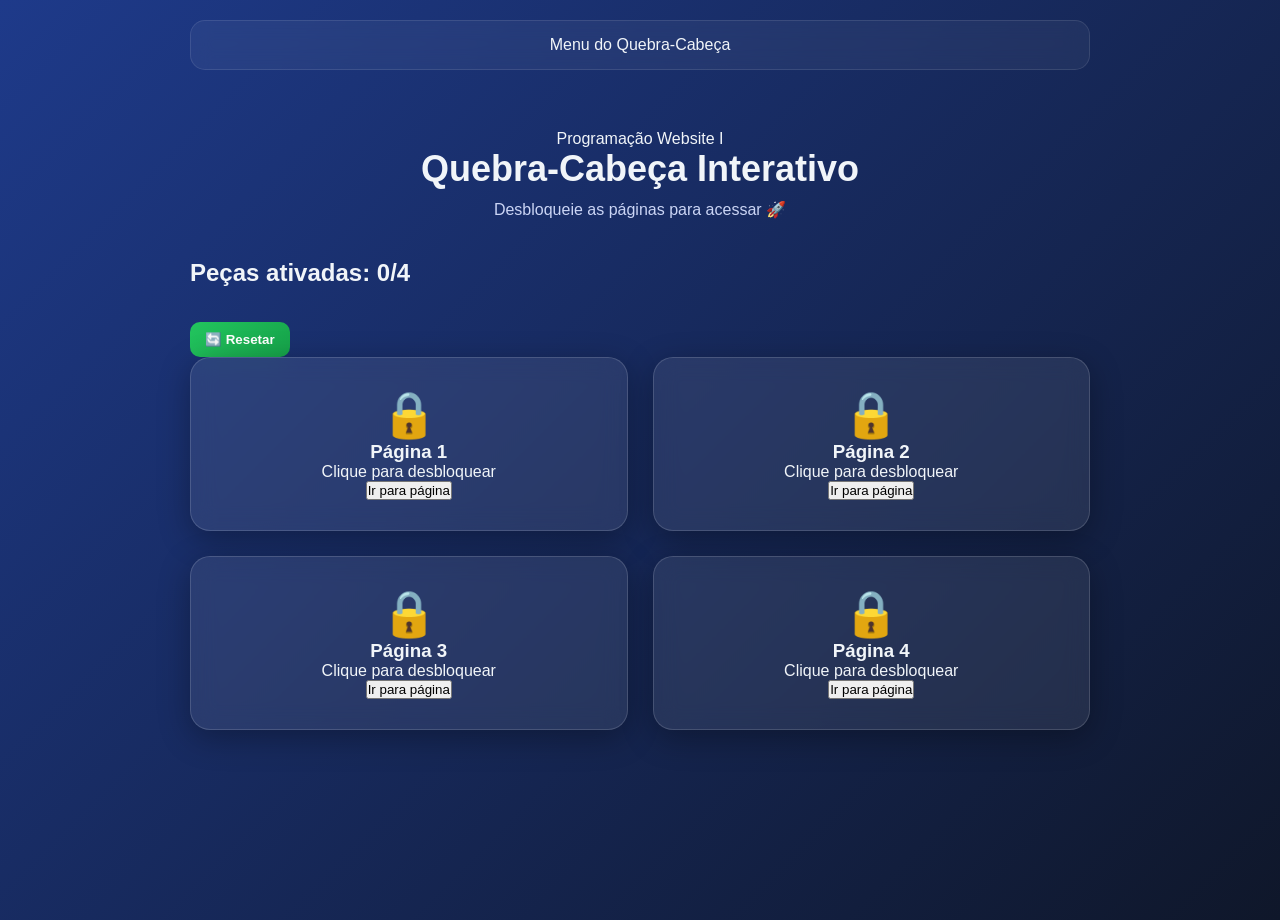
<file: index.html>
<!DOCTYPE html>
<html lang="pt-BR">
<head>
  <meta charset="UTF-8">
  <meta name="viewport" content="width=device-width, initial-scale=1.0">
  <title>Quebra-Cabeça Interativo</title>
  <link rel="stylesheet" href="css/style.css">
  
</head>
<body>

  <header class="topbar">
    
    <span class="page-title">Menu do Quebra-Cabeça</span>
  </header>

  <main class="container">

    <section class="hero">
      <p class="tag">Programação Website I</p>
      <h1>Quebra-Cabeça Interativo</h1>
      <p class="descricao">
        Desbloqueie as páginas para acessar 🚀
      </p>
    </section>

    <section class="area-projeto">

      <div class="contador-box">
        <h2>Peças ativadas: <span id="contador">0</span>/4</h2>

        <!-- MENSAGEM FINAL -->
        <p id="mensagemFinal" style="text-align:center; margin-top:20px; font-weight:bold;"></p>

        <!-- 🔄 BOTÃO RESET (ADICIONADO AQUI) -->
        <button id="reset" style="
          margin-top:15px;
          padding:10px 15px;
          border:none;
          border-radius:10px;
          background: linear-gradient(135deg, #22c55e, #16a34a);
          color:white;
          font-weight:bold;
          cursor:pointer;
        ">
          🔄 Resetar
        </button>

      </div>

      <div class="grid-pecas">

        <!-- PEÇA 1 -->
        <div class="peca bloqueada">
          <span class="icone">🔒</span>
          <h3>Página 1</h3>
          <p class="texto">Clique para desbloquear</p>

          <a href="aula.html" target="_blank">
            <button class="btn-abrir">Ir para página</button>
          </a>
        </div>

        <!-- PEÇA 2 -->
        <div class="peca bloqueada">
          <span class="icone">🔒</span>
          <h3>Página 2</h3>
          <p class="texto">Clique para desbloquear</p>

          <a href="aula2.html" target="_blank">
            <button class="btn-abrir">Ir para página</button>
          </a>
        </div>

        <!-- PEÇA 3 -->
        <div class="peca bloqueada">
          <span class="icone">🔒</span>
          <h3>Página 3</h3>
          <p class="texto">Clique para desbloquear</p>
          <button class="btn-abrir">Ir para página</button>
        </div>

        <!-- PEÇA 4 -->
        <div class="peca bloqueada">
          <span class="icone">🔒</span>
          <h3>Página 4</h3>
          <p class="texto">Clique para desbloquear</p>
          <button class="btn-abrir">Ir para página</button>
        </div>

      </div>

    </section>

  </main>

  <script src="js/java.js"></script>
  <script>
    function goBack() {
      if (history.length > 1) {
        history.back();
      } else {
        window.location.href = 'index.html';
      }
    }
  </script>
</body>
</html>
</file>
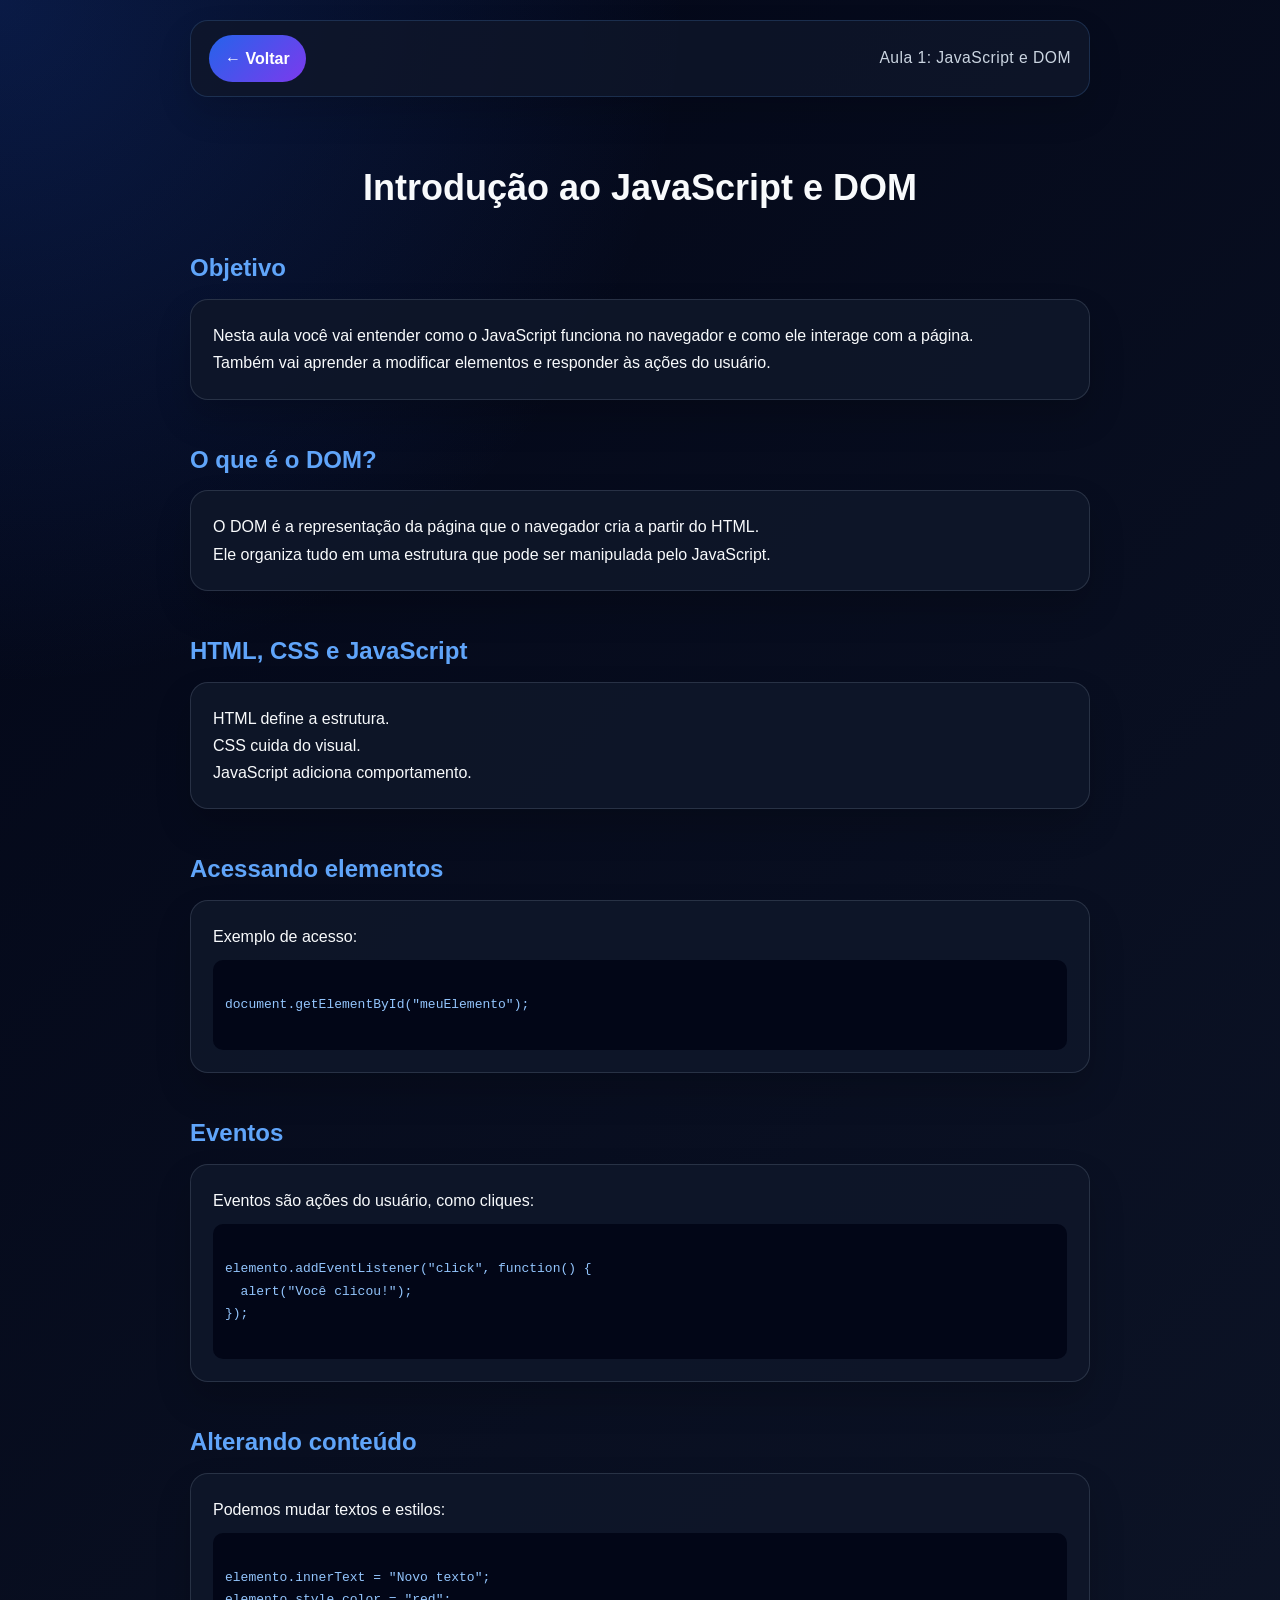
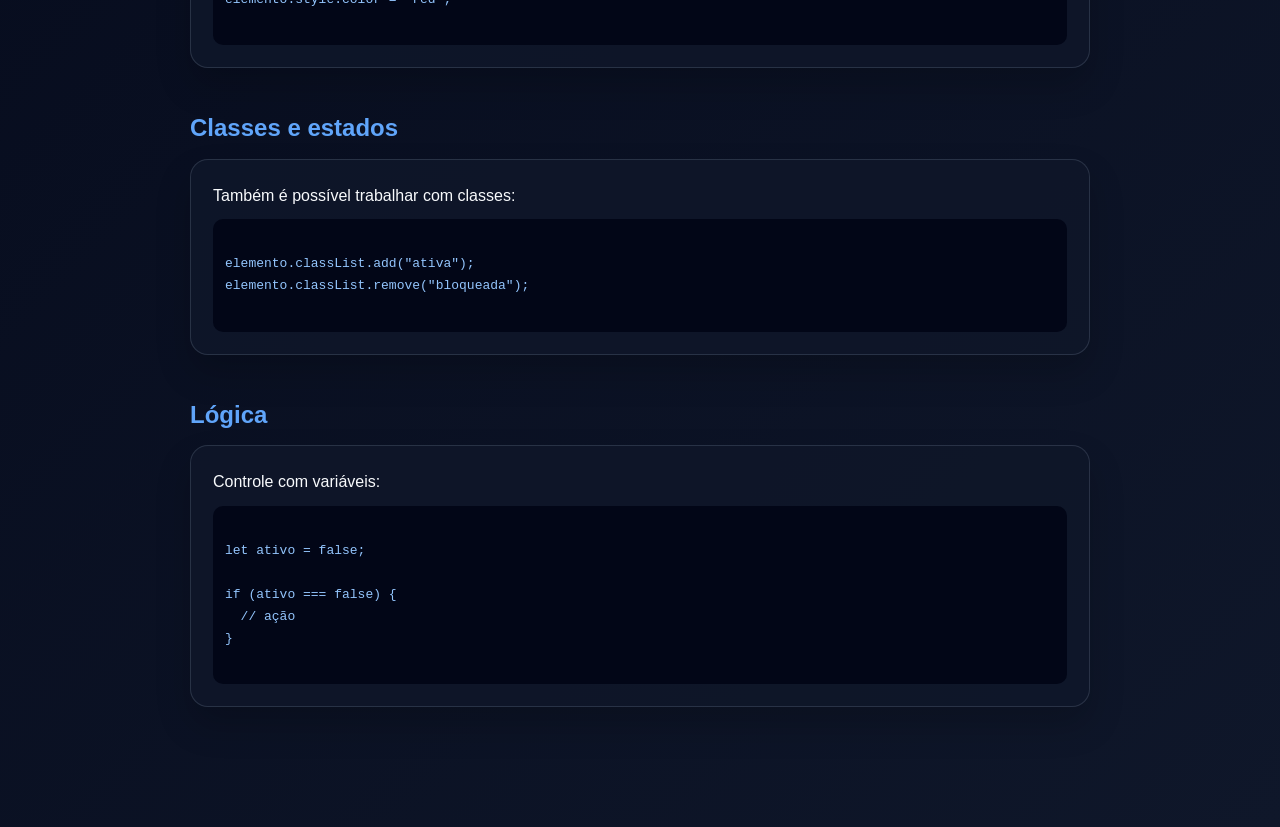
<file: aula.html>
<!DOCTYPE html>
<html lang="pt-BR">
<head>
  <meta charset="UTF-8">
  <meta name="viewport" content="width=device-width, initial-scale=1.0">
  <title>Aula - JavaScript e DOM</title>

  <!-- LINK DO CSS -->
  <link rel="stylesheet" href="css/aula.css">
</head>
<body>

  <header class="topbar">
    <a class="back-button" href="index.html">← Voltar</a>
    <span class="page-title">Aula 1: JavaScript e DOM</span>
  </header>

  <main class="container">

    <h1>Introdução ao JavaScript e DOM</h1>

    <section>
      <h2> Objetivo</h2>
      <div class="card">
        <p>Nesta aula você vai entender como o JavaScript funciona no navegador e como ele interage com a página.</p>
        <p>Também vai aprender a modificar elementos e responder às ações do usuário.</p>
      </div>
    </section>

    <section>
      <h2> O que é o DOM?</h2>
      <div class="card">
        <p>O DOM é a representação da página que o navegador cria a partir do HTML.</p>
        <p>Ele organiza tudo em uma estrutura que pode ser manipulada pelo JavaScript.</p>
      </div>
    </section>

    <section>
      <h2> HTML, CSS e JavaScript</h2>
      <div class="card">
        <p>HTML define a estrutura.</p>
        <p>CSS cuida do visual.</p>
        <p>JavaScript adiciona comportamento.</p>
      </div>
    </section>

    <section>
      <h2> Acessando elementos</h2>
      <div class="card">
        <p>Exemplo de acesso:</p>

        <pre><code>
document.getElementById("meuElemento");
        </code></pre>
      </div>
    </section>

    <section>
      <h2> Eventos</h2>
      <div class="card">
        <p>Eventos são ações do usuário, como cliques:</p>

        <pre><code>
elemento.addEventListener("click", function() {
  alert("Você clicou!");
});
        </code></pre>
      </div>
    </section>

    <section>
      <h2> Alterando conteúdo</h2>
      <div class="card">
        <p>Podemos mudar textos e estilos:</p>

        <pre><code>
elemento.innerText = "Novo texto";
elemento.style.color = "red";
        </code></pre>
      </div>
    </section>

    <section>
      <h2> Classes e estados</h2>
      <div class="card">
        <p>Também é possível trabalhar com classes:</p>

        <pre><code>
elemento.classList.add("ativa");
elemento.classList.remove("bloqueada");
        </code></pre>
      </div>
    </section>

    <section>
      <h2> Lógica</h2>
      <div class="card">
        <p>Controle com variáveis:</p>

        <pre><code>
let ativo = false;

if (ativo === false) {
  // ação
}
        </code></pre>
      </div>
    </section>

  </main>

</body>
</html>
</file>
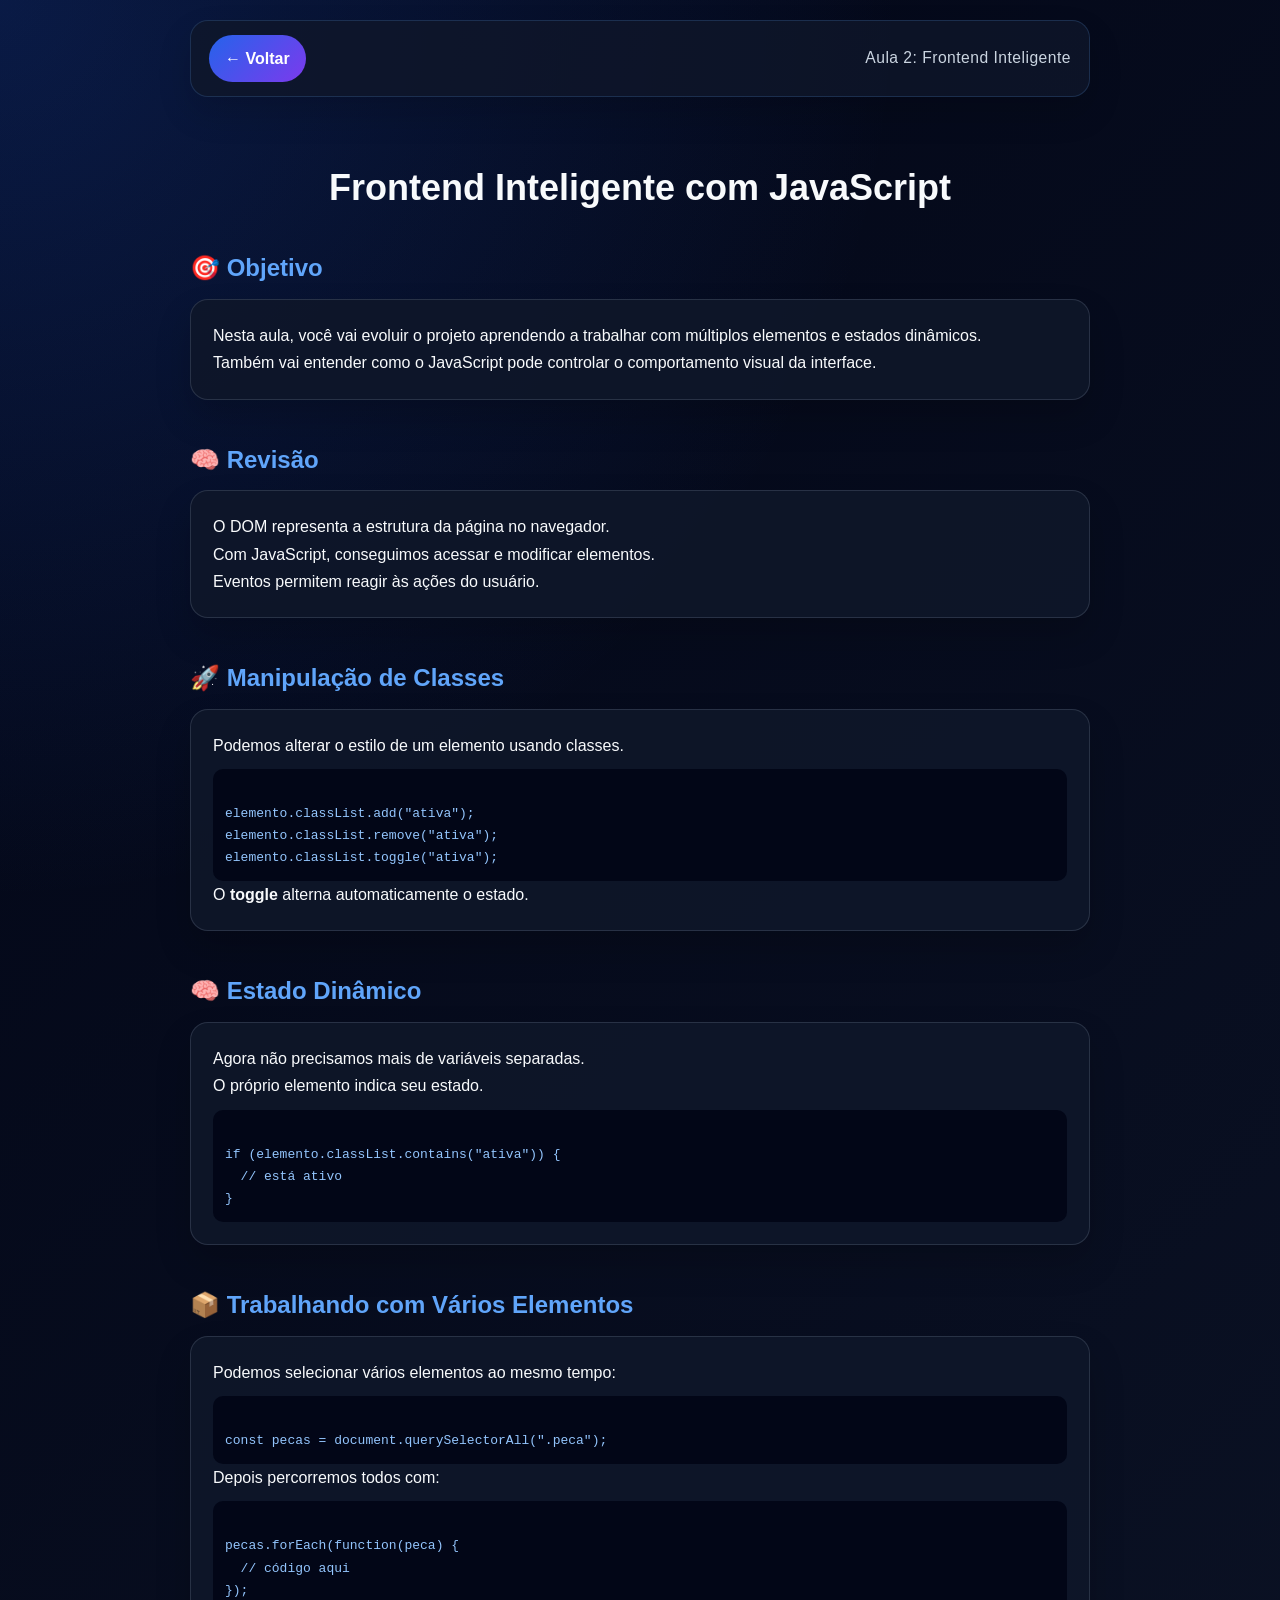
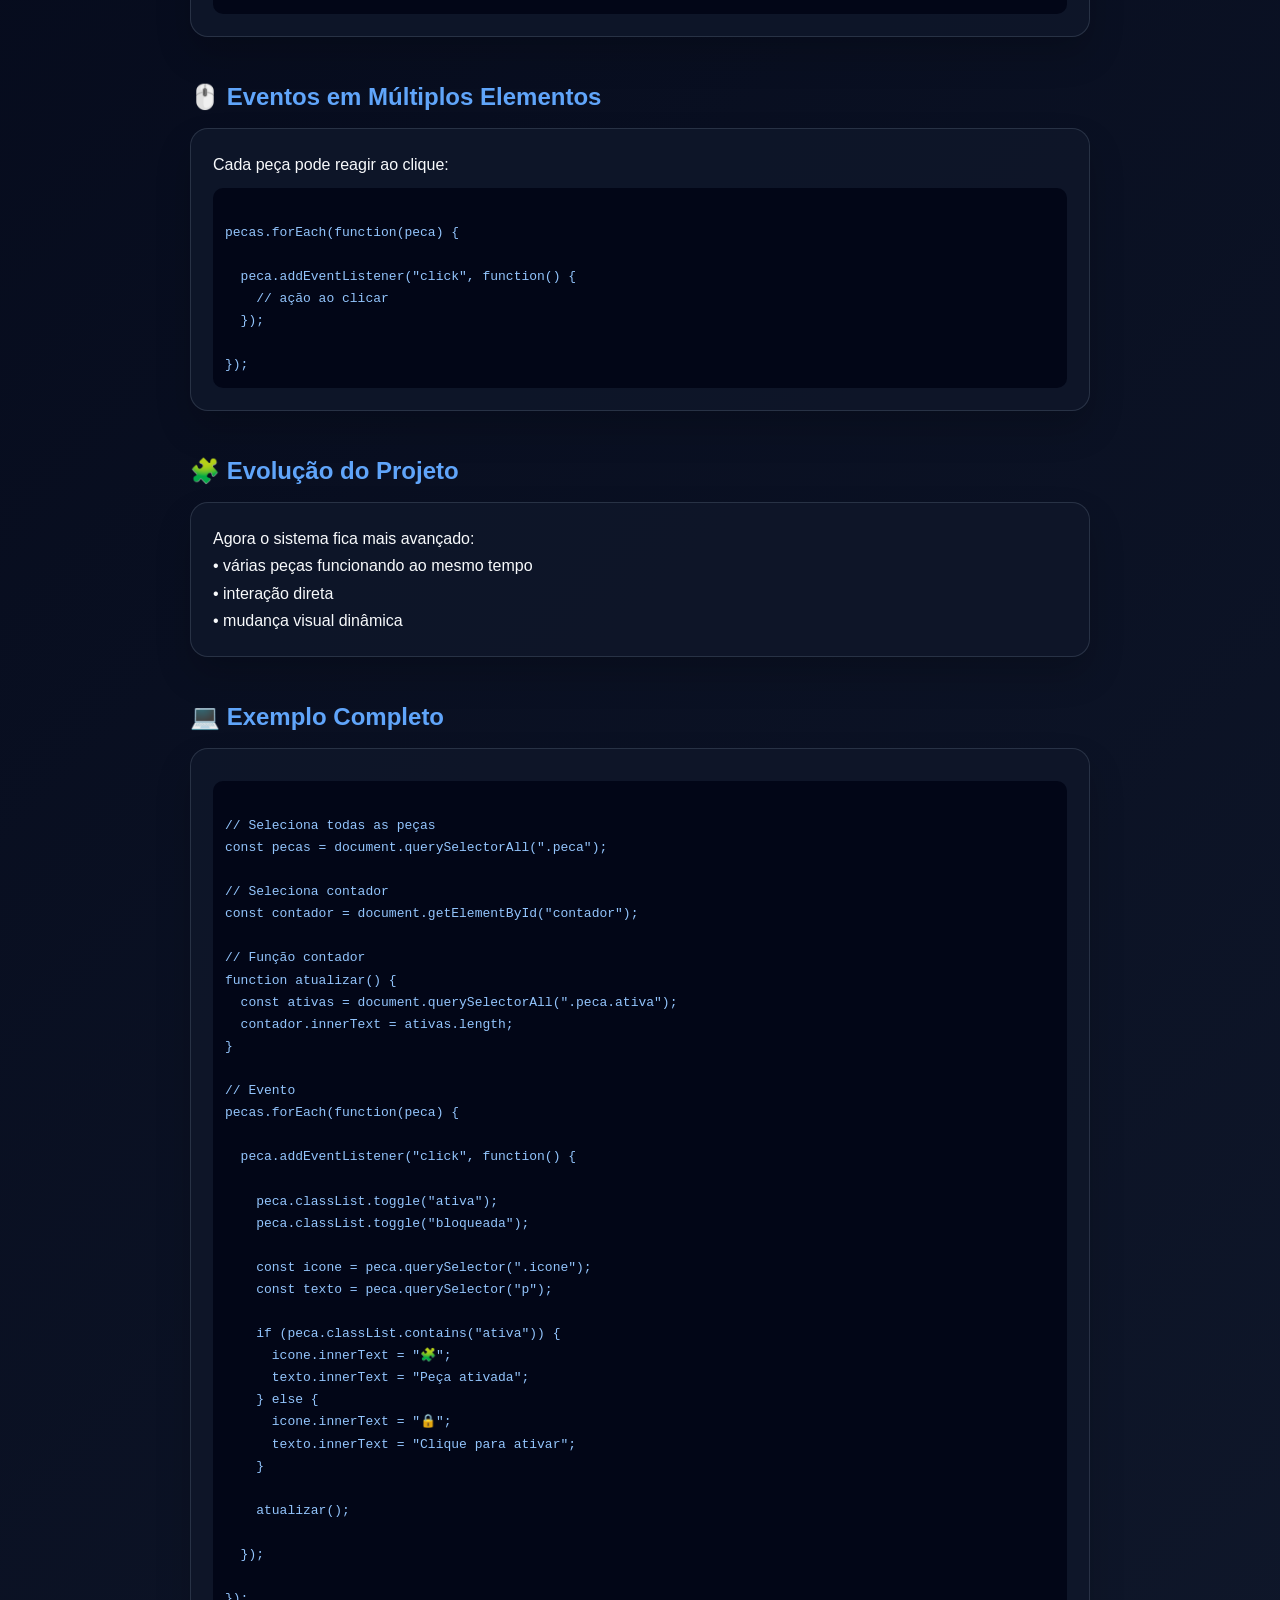
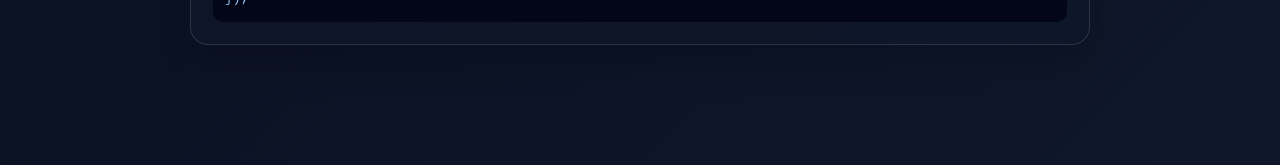
<file: aula2.html>
<!DOCTYPE html>
<html lang="pt-BR">
<head>
  <meta charset="UTF-8">
  <meta name="viewport" content="width=device-width, initial-scale=1.0">
  <title>Aula 2 - Frontend Inteligente</title>

  <link rel="stylesheet" href="css/aula.css">
</head>
<body>

  <header class="topbar">
    <a class="back-button" href="index.html">← Voltar</a>
    <span class="page-title">Aula 2: Frontend Inteligente</span>
  </header>

  <main class="container">

    <h1>Frontend Inteligente com JavaScript</h1>

    <section>
      <h2>🎯 Objetivo</h2>
      <div class="card">
        <p>Nesta aula, você vai evoluir o projeto aprendendo a trabalhar com múltiplos elementos e estados dinâmicos.</p>
        <p>Também vai entender como o JavaScript pode controlar o comportamento visual da interface.</p>
      </div>
    </section>

    <section>
      <h2>🧠 Revisão</h2>
      <div class="card">
        <p>O DOM representa a estrutura da página no navegador.</p>
        <p>Com JavaScript, conseguimos acessar e modificar elementos.</p>
        <p>Eventos permitem reagir às ações do usuário.</p>
      </div>
    </section>

    <section>
      <h2>🚀 Manipulação de Classes</h2>
      <div class="card">
        <p>Podemos alterar o estilo de um elemento usando classes.</p>

<pre><code>
elemento.classList.add("ativa");
elemento.classList.remove("ativa");
elemento.classList.toggle("ativa");
</code></pre>

        <p>O <strong>toggle</strong> alterna automaticamente o estado.</p>
      </div>
    </section>

    <section>
      <h2>🧠 Estado Dinâmico</h2>
      <div class="card">
        <p>Agora não precisamos mais de variáveis separadas.</p>
        <p>O próprio elemento indica seu estado.</p>

<pre><code>
if (elemento.classList.contains("ativa")) {
  // está ativo
}
</code></pre>

      </div>
    </section>

    <section>
      <h2>📦 Trabalhando com Vários Elementos</h2>
      <div class="card">
        <p>Podemos selecionar vários elementos ao mesmo tempo:</p>

<pre><code>
const pecas = document.querySelectorAll(".peca");
</code></pre>

        <p>Depois percorremos todos com:</p>

<pre><code>
pecas.forEach(function(peca) {
  // código aqui
});
</code></pre>

      </div>
    </section>

    <section>
      <h2>🖱️ Eventos em Múltiplos Elementos</h2>
      <div class="card">
        <p>Cada peça pode reagir ao clique:</p>

<pre><code>
pecas.forEach(function(peca) {

  peca.addEventListener("click", function() {
    // ação ao clicar
  });

});
</code></pre>

      </div>
    </section>

    <section>
      <h2>🧩 Evolução do Projeto</h2>
      <div class="card">
        <p>Agora o sistema fica mais avançado:</p>
        <p>• várias peças funcionando ao mesmo tempo</p>
        <p>• interação direta</p>
        <p>• mudança visual dinâmica</p>
      </div>
    </section>

    <section>
      <h2>💻 Exemplo Completo</h2>
      <div class="card">

<pre><code>
// Seleciona todas as peças
const pecas = document.querySelectorAll(".peca");

// Seleciona contador
const contador = document.getElementById("contador");

// Função contador
function atualizar() {
  const ativas = document.querySelectorAll(".peca.ativa");
  contador.innerText = ativas.length;
}

// Evento
pecas.forEach(function(peca) {

  peca.addEventListener("click", function() {

    peca.classList.toggle("ativa");
    peca.classList.toggle("bloqueada");

    const icone = peca.querySelector(".icone");
    const texto = peca.querySelector("p");

    if (peca.classList.contains("ativa")) {
      icone.innerText = "🧩";
      texto.innerText = "Peça ativada";
    } else {
      icone.innerText = "🔒";
      texto.innerText = "Clique para ativar";
    }

    atualizar();

  });

});
</code></pre>

      </div>
    </section>

  </main>

</body>
</html>
</file>
<file: css/style.css>
/* RESET */
* {
  margin: 0;
  padding: 0;
  box-sizing: border-box;
}

/* BODY */
body {
  min-height: 100vh;
  font-family: "Segoe UI", sans-serif;
  background: linear-gradient(135deg, #1e3a8a, #0f172a);
  color: #f1f5f9;
}

/* TOPO */
.topbar {
  width: 90%;
  max-width: 900px;
  margin: 20px auto;
  padding: 15px;
  text-align: center;

  background: rgba(255, 255, 255, 0.05);
  backdrop-filter: blur(10px);
  border-radius: 15px;
  border: 1px solid rgba(255,255,255,0.1);
}

/* CONTAINER */
.container {
  width: 90%;
  max-width: 900px;
  margin: auto;
  padding: 40px 0;
}

/* HERO */
.hero {
  text-align: center;
  margin-bottom: 40px;
}

.hero h1 {
  font-size: 36px;
  margin-bottom: 10px;
}

.descricao {
  color: #cbd5f5;
}

/* GRID */
.grid-pecas {
  display: grid;
  grid-template-columns: repeat(2, 1fr);
  gap: 25px;
}

/* PEÇA (EFEITO VIDRO) */
.peca {
  padding: 30px;
  border-radius: 20px;
  text-align: center;
  cursor: pointer;
  transition: 0.3s;

  background: rgba(255, 255, 255, 0.08);
  backdrop-filter: blur(12px);
  border: 1px solid rgba(255,255,255,0.15);

  box-shadow: 0 8px 32px rgba(0,0,0,0.3);
}

/* HOVER */
.peca:hover {
  transform: translateY(-5px) scale(1.03);
  background: rgba(255, 255, 255, 0.12);
}

/* ATIVA */
.peca.ativa {
  background: rgba(34, 197, 94, 0.25);
  border: 1px solid rgba(34,197,94,0.6);
  box-shadow: 0 0 25px rgba(34,197,94,0.6);
}

/* ÍCONE */
.icone {
  font-size: 45px;
  margin-bottom: 10px;
}

/* TEXTO */
.texto {
  font-size: 16px;
}

/* RESPONSIVO */
@media (max-width: 700px) {
  .grid-pecas {
    grid-template-columns: 1fr;
  }
}
</file>
<file: css/aula.css>
* {
  margin: 0;
  padding: 0;
  box-sizing: border-box;
}

/* Corpo */
body {
  min-height: 100vh;
  font-family: "Segoe UI", Tahoma, Geneva, Verdana, sans-serif;
  background: radial-gradient(circle at top left, rgba(37, 99, 235, 0.22), transparent 25%), linear-gradient(135deg, #020617, #0f172a);
  color: #f8fafc;
  line-height: 1.7;
}

/* TOPBAR */
.topbar {
  display: flex;
  align-items: center;
  justify-content: space-between;
  gap: 12px;
  width: 90%;
  max-width: 900px;
  margin: 20px auto 0;
  padding: 14px 18px;
  background: rgba(15, 23, 42, 0.82);
  border: 1px solid rgba(96, 165, 250, 0.18);
  border-radius: 18px;
  box-shadow: 0 16px 34px rgba(0, 0, 0, 0.14);
}

.back-button {
  text-decoration: none;
  display: inline-flex;
  align-items: center;
  justify-content: center;
  padding: 10px 16px;
  border-radius: 999px;
  background: linear-gradient(135deg, #2563eb, #7c3aed);
  color: #ffffff;
  font-weight: 700;
  transition: transform 0.2s ease;
}

.back-button:hover {
  transform: translateY(-1px);
}

.page-title {
  font-size: 0.98rem;
  color: #cbd5e1;
  letter-spacing: 0.03em;
}

/* Container */
.container {
  width: 90%;
  max-width: 900px;
  margin: 0 auto;
  padding: 60px 0 80px;
}

/* Títulos */
h1 {
  font-size: 36px;
  margin-bottom: 30px;
  text-align: center;
}

h2 {
  color: #60a5fa;
  margin-bottom: 10px;
}

/* Seções */
section {
  margin-bottom: 40px;
}

/* Card */
.card {
  background: rgba(15, 23, 42, 0.9);
  padding: 22px;
  border-radius: 18px;
  border: 1px solid rgba(148, 163, 184, 0.2);
  box-shadow: 0 18px 35px rgba(0, 0, 0, 0.18);
}

/* Código */
pre {
  margin-top: 10px;
}

code {
  display: block;
  background: #020617;
  padding: 12px;
  border-radius: 10px;
  color: #93c5fd;
  overflow-x: auto;
}
</file>
